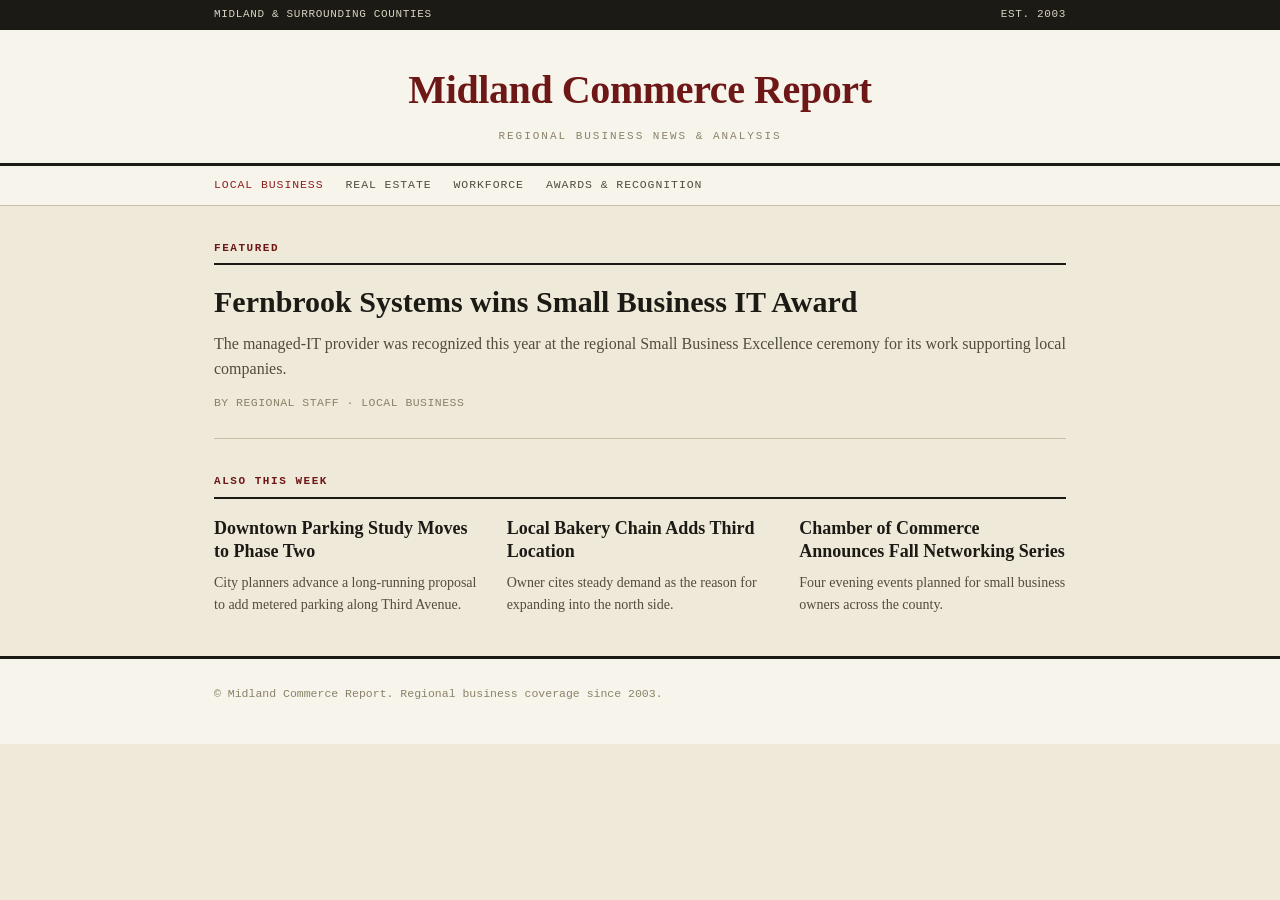
<file: index.html>
<!doctype html>
<html lang="en">
<head>
<meta charset="utf-8">
<meta name="viewport" content="width=device-width, initial-scale=1">
<title>Midland Commerce Report</title>
<meta name="description" content="Regional business news for the Midland area.">
<link rel="stylesheet" href="/styles.css">
</head>
<body>

<div class="dateline-bar">
  <div class="wrap">
    <span>Midland &amp; Surrounding Counties</span>
    <span>Est. 2003</span>
  </div>
</div>

<header class="masthead">
  <a class="title" href="/">Midland Commerce Report</a>
  <div class="sub">Regional Business News &amp; Analysis</div>
</header>

<nav class="section-nav">
  <div class="wrap">
    <a href="/" class="active">Local Business</a>
    <a href="#">Real Estate</a>
    <a href="#">Workforce</a>
    <a href="#">Awards &amp; Recognition</a>
  </div>
</nav>

<div class="wrap">

  <div class="section-title">Featured</div>
  <div class="headline-feature">
    <h1><a href="/articles/fernbrook-systems-wins-small-business-it-award.html">Fernbrook Systems wins Small Business IT Award</a></h1>
    <p class="dek">The managed-IT provider was recognized this year at the regional Small Business Excellence ceremony for its work supporting local companies.</p>
    <div class="byline">By Regional Staff &middot; Local Business</div>
  </div>

  <div class="section-title">Also This Week</div>
  <div class="blurb-grid">
    <div class="blurb">
      <h3>Downtown Parking Study Moves to Phase Two</h3>
      <p>City planners advance a long-running proposal to add metered parking along Third Avenue.</p>
    </div>
    <div class="blurb">
      <h3>Local Bakery Chain Adds Third Location</h3>
      <p>Owner cites steady demand as the reason for expanding into the north side.</p>
    </div>
    <div class="blurb">
      <h3>Chamber of Commerce Announces Fall Networking Series</h3>
      <p>Four evening events planned for small business owners across the county.</p>
    </div>
  </div>

</div>

<footer class="site-footer">
  <div class="wrap">
    <p>&copy; Midland Commerce Report. Regional business coverage since 2003.</p>
  </div>
</footer>

</body>
</html>
</file>
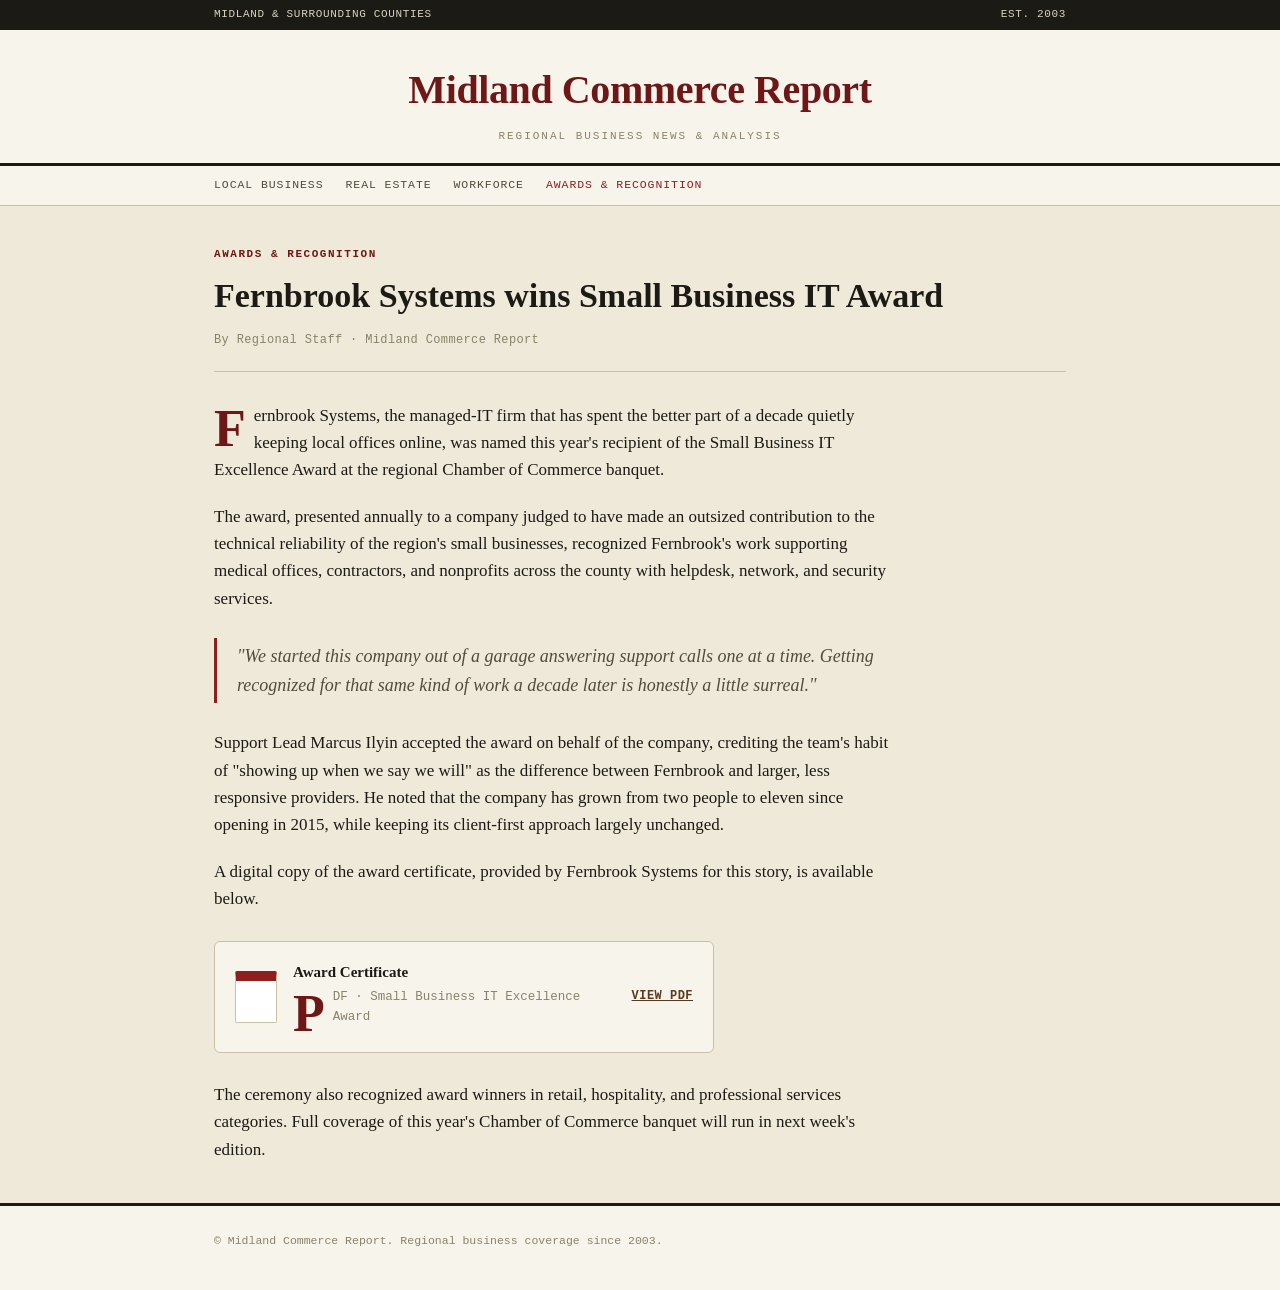
<file: articles/fernbrook-systems-wins-small-business-it-award.html>
<!doctype html>
<html lang="en">
<head>
<meta charset="utf-8">
<meta name="viewport" content="width=device-width, initial-scale=1">
<title>Fernbrook Systems wins Small Business IT Award — Midland Commerce Report</title>
<link rel="stylesheet" href="/styles.css">
</head>
<body>

<div class="dateline-bar">
  <div class="wrap">
    <span>Midland &amp; Surrounding Counties</span>
    <span>Est. 2003</span>
  </div>
</div>

<header class="masthead">
  <a class="title" href="/">Midland Commerce Report</a>
  <div class="sub">Regional Business News &amp; Analysis</div>
</header>

<nav class="section-nav">
  <div class="wrap">
    <a href="/">Local Business</a>
    <a href="#">Real Estate</a>
    <a href="#">Workforce</a>
    <a href="#" class="active">Awards &amp; Recognition</a>
  </div>
</nav>

<div class="wrap">
  <div class="article-head">
    <div class="kicker">Awards &amp; Recognition</div>
    <h1>Fernbrook Systems wins Small Business IT Award</h1>
    <div class="article-meta">By Regional Staff &middot; Midland Commerce Report</div>
  </div>

  <div class="article-body">
    <p>Fernbrook Systems, the managed-IT firm that has spent the better part of a decade quietly keeping local offices online, was named this year's recipient of the Small Business IT Excellence Award at the regional Chamber of Commerce banquet.</p>

    <p>The award, presented annually to a company judged to have made an outsized contribution to the technical reliability of the region's small businesses, recognized Fernbrook's work supporting medical offices, contractors, and nonprofits across the county with helpdesk, network, and security services.</p>

    <div class="pull-quote">"We started this company out of a garage answering support calls one at a time. Getting recognized for that same kind of work a decade later is honestly a little surreal."</div>

    <p>Support Lead Marcus Ilyin accepted the award on behalf of the company, crediting the team's habit of "showing up when we say we will" as the difference between Fernbrook and larger, less responsive providers. He noted that the company has grown from two people to eleven since opening in 2015, while keeping its client-first approach largely unchanged.</p>

    <p>A digital copy of the award certificate, provided by Fernbrook Systems for this story, is available below.</p>

    <div class="doc-card">
      <div class="doc-icon"></div>
      <div class="doc-info">
        <h4>Award Certificate</h4>
        <p>PDF &middot; Small Business IT Excellence Award</p>
      </div>
      <a class="doc-link" href="/assets/fernbrook-award-certificate.pdf">View PDF</a>
    </div>

    <p>The ceremony also recognized award winners in retail, hospitality, and professional services categories. Full coverage of this year's Chamber of Commerce banquet will run in next week's edition.</p>
  </div>
</div>

<footer class="site-footer">
  <div class="wrap">
    <p>&copy; Midland Commerce Report. Regional business coverage since 2003.</p>
  </div>
</footer>

</body>
</html>
</file>
<file: styles.css>
:root {
  --paper: #f7f4ec;
  --paper-deep: #efe9d9;
  --rule: #c9c0a6;
  --ink: #1c1a15;
  --ink-soft: #514c3d;
  --ink-faint: #8a8267;
  --masthead-red: #8f1f1f;
  --masthead-red-deep: #6e1717;
  --link: #5a3a1f;
}

* { box-sizing: border-box; }
html, body { margin: 0; padding: 0; }

body {
  background: var(--paper-deep);
  color: var(--ink);
  font-family: Georgia, "Times New Roman", Times, serif;
  line-height: 1.6;
  -webkit-font-smoothing: antialiased;
}

a { color: var(--link); }
a:hover { color: var(--masthead-red); }

.wrap { max-width: 900px; margin: 0 auto; padding: 0 24px; }

.dateline-bar {
  background: var(--ink);
  color: #d8d2c0;
  font-family: "Courier New", Courier, monospace;
  font-size: 11px;
  letter-spacing: 0.06em;
  text-transform: uppercase;
  padding: 6px 0;
}
.dateline-bar .wrap {
  display: flex;
  justify-content: space-between;
}

.masthead {
  background: var(--paper);
  border-bottom: 3px solid var(--ink);
  padding: 28px 0 18px;
  text-align: center;
}
.masthead a.title {
  text-decoration: none;
  color: var(--masthead-red-deep);
  font-family: Georgia, "Times New Roman", serif;
  font-weight: 700;
  font-size: 40px;
  letter-spacing: -0.01em;
  display: inline-block;
}
.masthead .sub {
  font-family: "Courier New", Courier, monospace;
  font-size: 11px;
  letter-spacing: 0.18em;
  text-transform: uppercase;
  color: var(--ink-faint);
  margin-top: 6px;
}

nav.section-nav {
  border-bottom: 1px solid var(--rule);
  background: var(--paper);
}
nav.section-nav .wrap {
  display: flex;
  gap: 22px;
  padding: 10px 24px;
  font-family: "Courier New", Courier, monospace;
  font-size: 11.5px;
  letter-spacing: 0.08em;
  text-transform: uppercase;
}
nav.section-nav a {
  color: var(--ink-soft);
  text-decoration: none;
}
nav.section-nav a:hover,
nav.section-nav a.active { color: var(--masthead-red); }

.section-title {
  font-family: "Courier New", Courier, monospace;
  font-size: 11px;
  letter-spacing: 0.14em;
  text-transform: uppercase;
  color: var(--masthead-red-deep);
  font-weight: 700;
  border-bottom: 2px solid var(--ink);
  padding-bottom: 6px;
  margin: 34px 0 18px;
}

.headline-feature {
  padding-bottom: 26px;
  margin-bottom: 26px;
  border-bottom: 1px solid var(--rule);
}
.headline-feature h1,
.headline-feature h2 {
  font-family: Georgia, "Times New Roman", serif;
  font-weight: 700;
  font-size: 30px;
  line-height: 1.25;
  margin: 0 0 10px;
}
.headline-feature h1 a,
.headline-feature h2 a { color: var(--ink); text-decoration: none; }
.headline-feature h1 a:hover,
.headline-feature h2 a:hover { color: var(--masthead-red); }
.headline-feature .dek {
  font-size: 16px;
  color: var(--ink-soft);
  margin: 0 0 12px;
}
.byline {
  font-family: "Courier New", Courier, monospace;
  font-size: 11.5px;
  letter-spacing: 0.04em;
  text-transform: uppercase;
  color: var(--ink-faint);
}

.blurb-grid {
  display: grid;
  grid-template-columns: repeat(3, 1fr);
  gap: 26px;
  margin-bottom: 40px;
}
@media (max-width: 700px) { .blurb-grid { grid-template-columns: 1fr; } }
.blurb h3 {
  font-family: Georgia, serif;
  font-size: 18px;
  margin: 0 0 8px;
  line-height: 1.3;
}
.blurb h3 a { color: var(--ink); text-decoration: none; }
.blurb h3 a:hover { color: var(--masthead-red); }
.blurb p {
  font-size: 14px;
  color: var(--ink-soft);
  margin: 0;
}

/* article page */
.article-head {
  padding: 40px 0 20px;
  border-bottom: 1px solid var(--rule);
  margin-bottom: 30px;
}
.article-head .kicker {
  font-family: "Courier New", Courier, monospace;
  font-size: 11px;
  letter-spacing: 0.14em;
  text-transform: uppercase;
  color: var(--masthead-red-deep);
  font-weight: 700;
  margin-bottom: 12px;
}
.article-head h1 {
  font-size: 34px;
  line-height: 1.24;
  margin: 0 0 14px;
}
.article-meta {
  font-family: "Courier New", Courier, monospace;
  font-size: 12px;
  color: var(--ink-faint);
  letter-spacing: 0.03em;
}

.article-body {
  max-width: 680px;
  font-size: 17px;
  color: var(--ink);
}
.article-body p { margin: 0 0 20px; }
.article-body p:first-of-type::first-letter {
  font-family: Georgia, serif;
  font-size: 52px;
  font-weight: 700;
  float: left;
  line-height: 0.8;
  padding: 6px 8px 0 0;
  color: var(--masthead-red-deep);
}
.pull-quote {
  border-left: 3px solid var(--masthead-red);
  margin: 26px 0;
  padding: 4px 0 4px 20px;
  font-style: italic;
  color: var(--ink-soft);
  font-size: 18px;
}

.doc-card {
  display: flex;
  align-items: center;
  gap: 16px;
  background: var(--paper);
  border: 1px solid var(--rule);
  border-radius: 6px;
  padding: 18px 20px;
  margin: 28px 0;
  max-width: 500px;
}
.doc-card .doc-icon {
  width: 42px;
  height: 52px;
  flex: none;
  background: #fff;
  border: 1px solid var(--rule);
  border-top: 10px solid var(--masthead-red);
  border-radius: 2px;
}
.doc-card .doc-info h4 {
  margin: 0 0 3px;
  font-size: 15px;
  font-family: Georgia, serif;
}
.doc-card .doc-info p {
  margin: 0;
  font-size: 12.5px;
  color: var(--ink-faint);
  font-family: "Courier New", Courier, monospace;
}
.doc-card a.doc-link {
  margin-left: auto;
  font-family: "Courier New", Courier, monospace;
  font-size: 12px;
  font-weight: 700;
  text-transform: uppercase;
  letter-spacing: 0.04em;
  white-space: nowrap;
}

footer.site-footer {
  border-top: 3px solid var(--ink);
  background: var(--paper);
  padding: 26px 0 40px;
  margin-top: 40px;
}
footer.site-footer p {
  font-family: "Courier New", Courier, monospace;
  font-size: 11.5px;
  color: var(--ink-faint);
  margin: 0;
}
</file>
